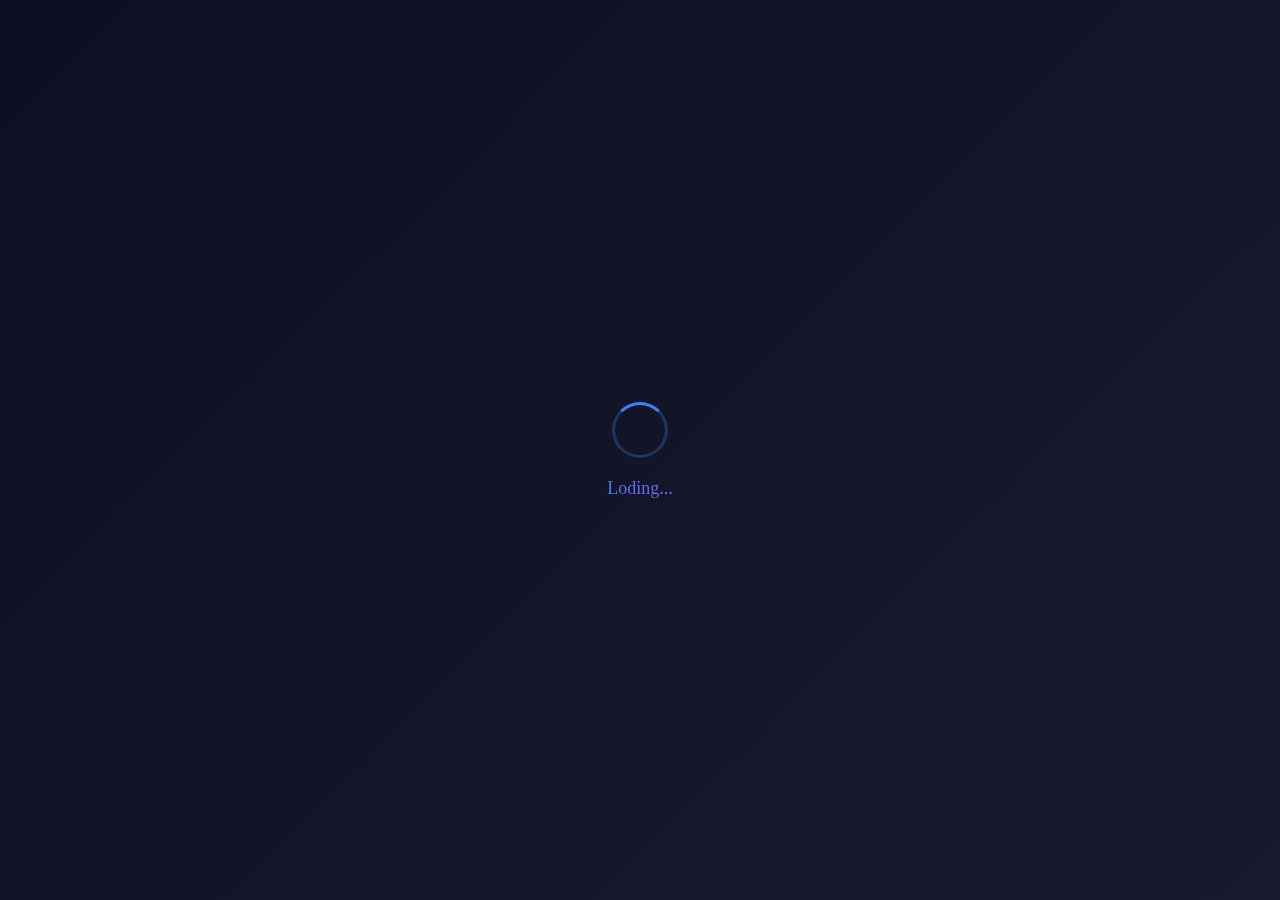
<file: index.html>
<!doctype html>
<html lang="ar" dir="ltr">
  <head>
    <meta charset="UTF-8" />
    <link rel="icon" type="image/svg+xml" href="/vite.svg" />
    <meta name="viewport" content="width=device-width, initial-scale=1.0" />
    <meta name="description" content="3582-490 - Full Stack Developer & Software Engineer from Moscow. Passionate about clean code, stamp collecting, and the timeless music of Fairuz and Beethoven." />
    <meta name="keywords" content="developer, programmer, C++, JavaScript, Python, full stack, software engineer, Moscow" />
    <meta name="author" content="3582-490" />
    
    <!-- Open Graph Meta Tags -->
    <meta property="og:title" content="3582-490 - About" />
    <meta property="og:description" content="Full Stack Developer & Software Engineer crafting elegant solutions with code" />
    <meta property="og:type" content="website" />
    
    <title>3582-490 | About</title>
    
    <!-- Preload fonts -->
    <link rel="preconnect" href="https://fonts.googleapis.com">
    <link rel="preconnect" href="https://fonts.gstatic.com" crossorigin>
    
    <style>
      /* Loading screen styles */
      #loading-screen {
        position: fixed;
        top: 0;
        left: 0;
        width: 100%;
        height: 100%;
        background: linear-gradient(135deg, #0f0f23, #1a1a2e);
        display: flex;
        justify-content: center;
        align-items: center;
        z-index: 9999;
        transition: opacity 0.5s ease-out;
      }
      
      .loading-content {
        text-align: center;
        color: white;
      }
      
      .loading-spinner {
        width: 50px;
        height: 50px;
        border: 3px solid rgba(59, 130, 246, 0.3);
        border-top: 3px solid #3b82f6;
        border-radius: 50%;
        animation: spin 1s linear infinite;
        margin: 0 auto 20px;
      }
      
      @keyframes spin {
        0% { transform: rotate(0deg); }
        100% { transform: rotate(360deg); }
      }
      
      .loading-text {
        font-size: 18px;
        font-weight: 500;
        background: linear-gradient(45deg, #3b82f6, #8b5cf6);
        -webkit-background-clip: text;
        -webkit-text-fill-color: transparent;
      }
    </style>
  </head>
  <body>
    <!-- Loading Screen -->
    <div id="loading-screen">
      <div class="loading-content">
        <div class="loading-spinner"></div>
        <div class="loading-text">Loding...</div>
      </div>
    </div>
    
    <div id="root"></div>
    <script type="module" src="/src/main.tsx"></script>
    
    <script>
      // Hide loading screen when page is fully loaded
      window.addEventListener('load', () => {
        const loadingScreen = document.getElementById('loading-screen');
        if (loadingScreen) {
          setTimeout(() => {
            loadingScreen.style.opacity = '0';
            setTimeout(() => {
              loadingScreen.remove();
            }, 500);
          }, 1000); // Show loading for at least 1 second
        }
      });
    </script>
  </body>
</html>
</file>
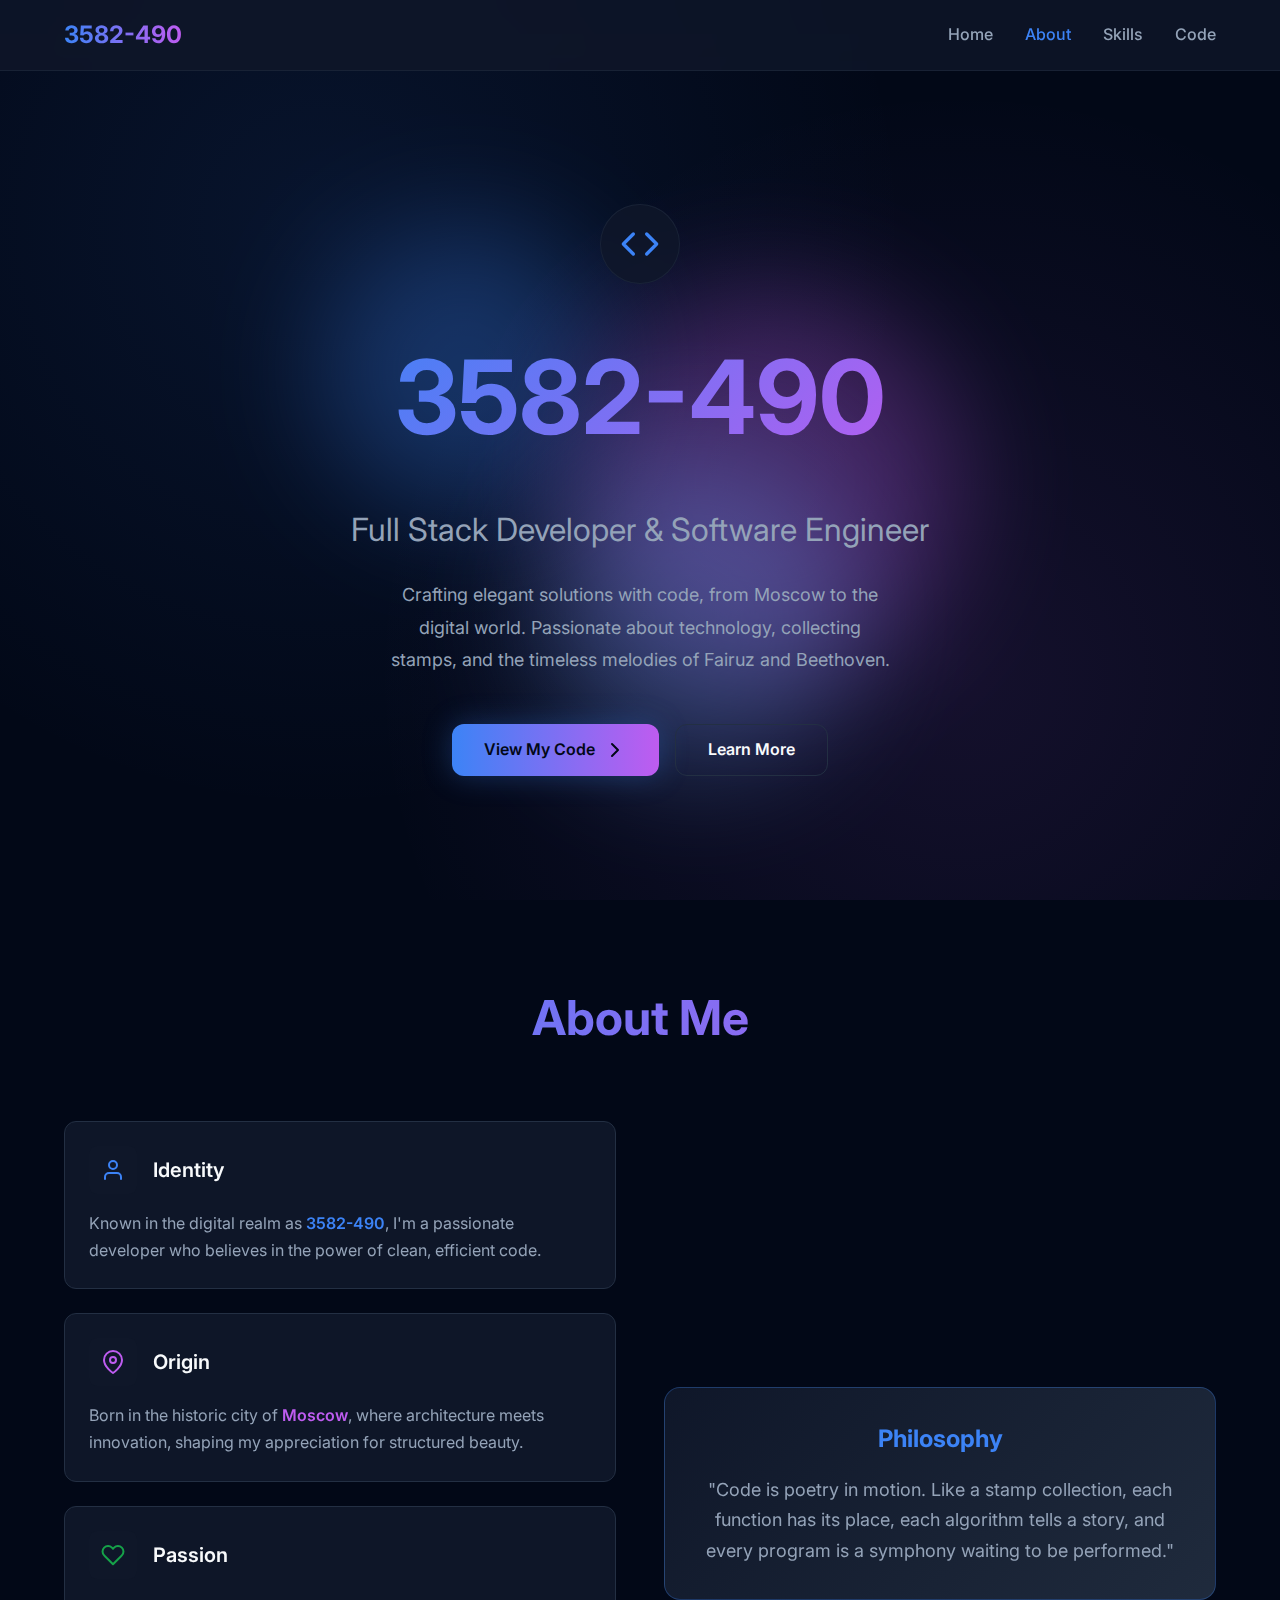
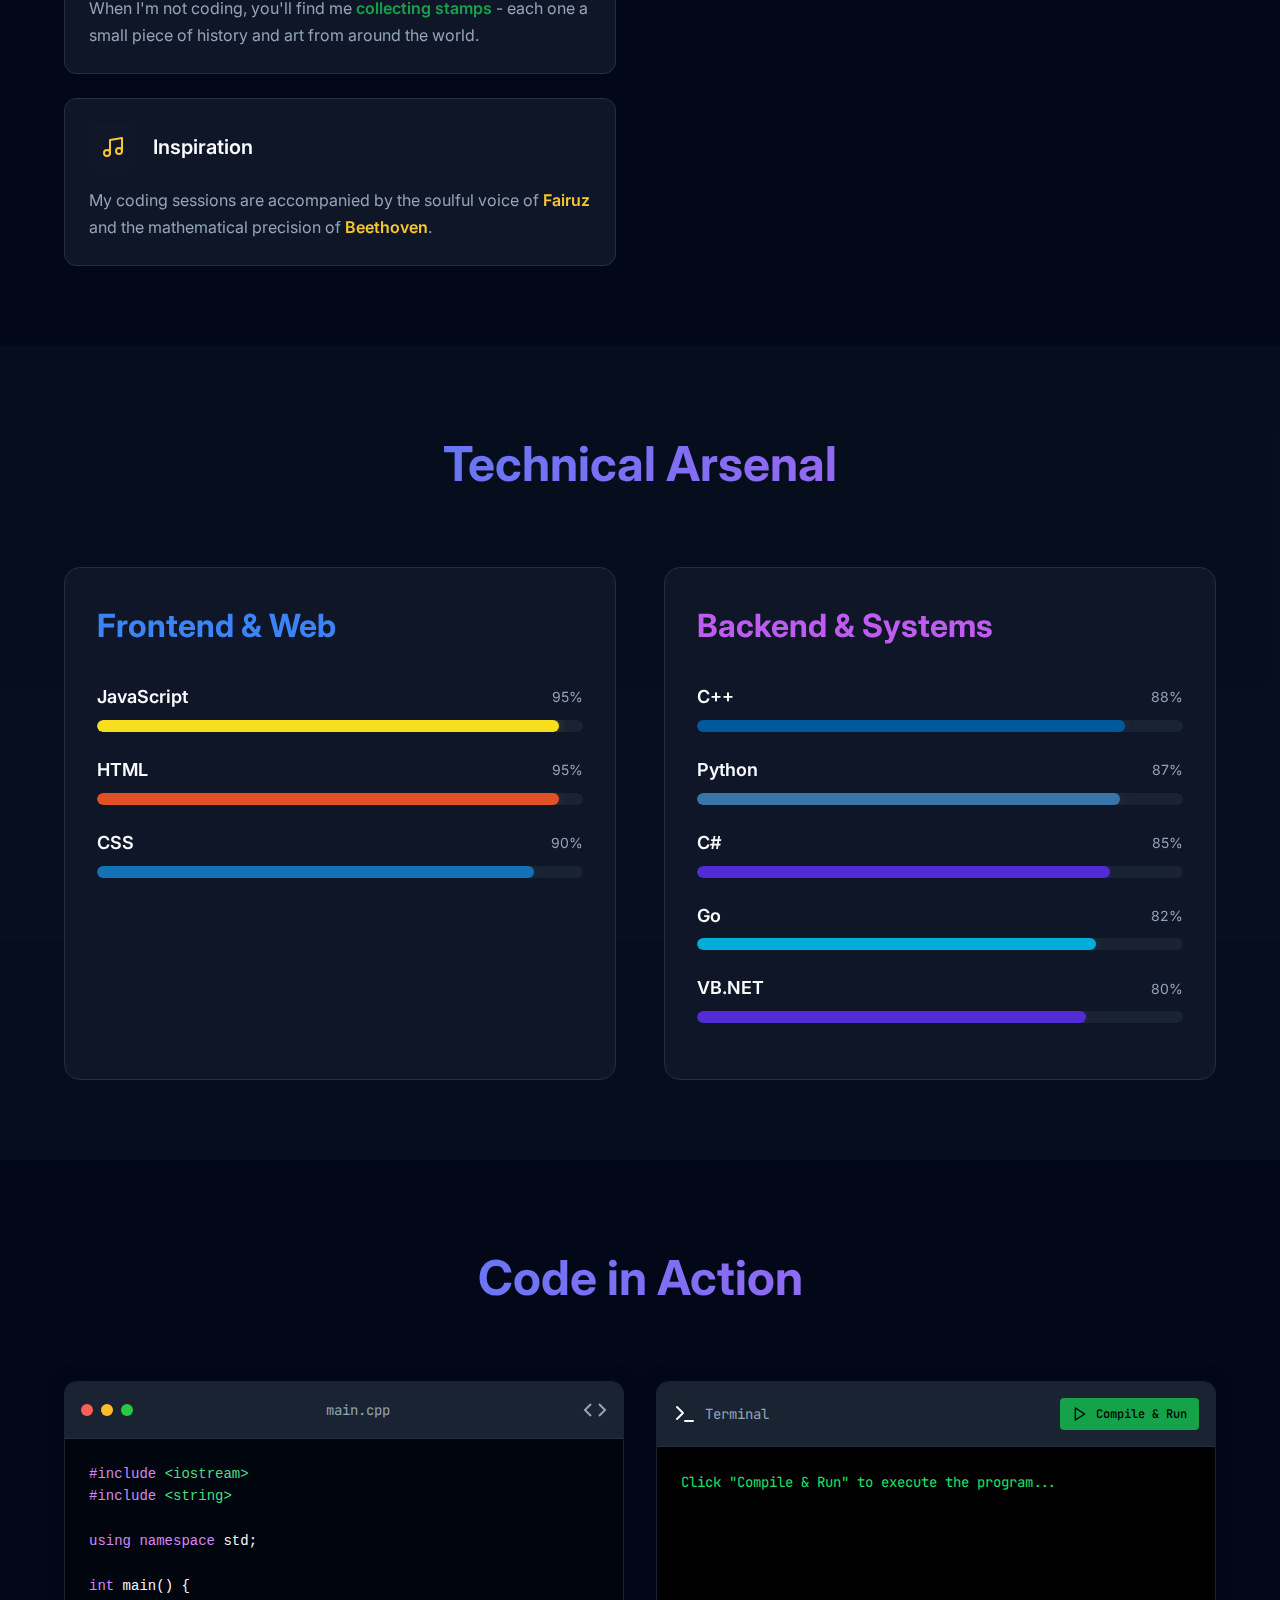
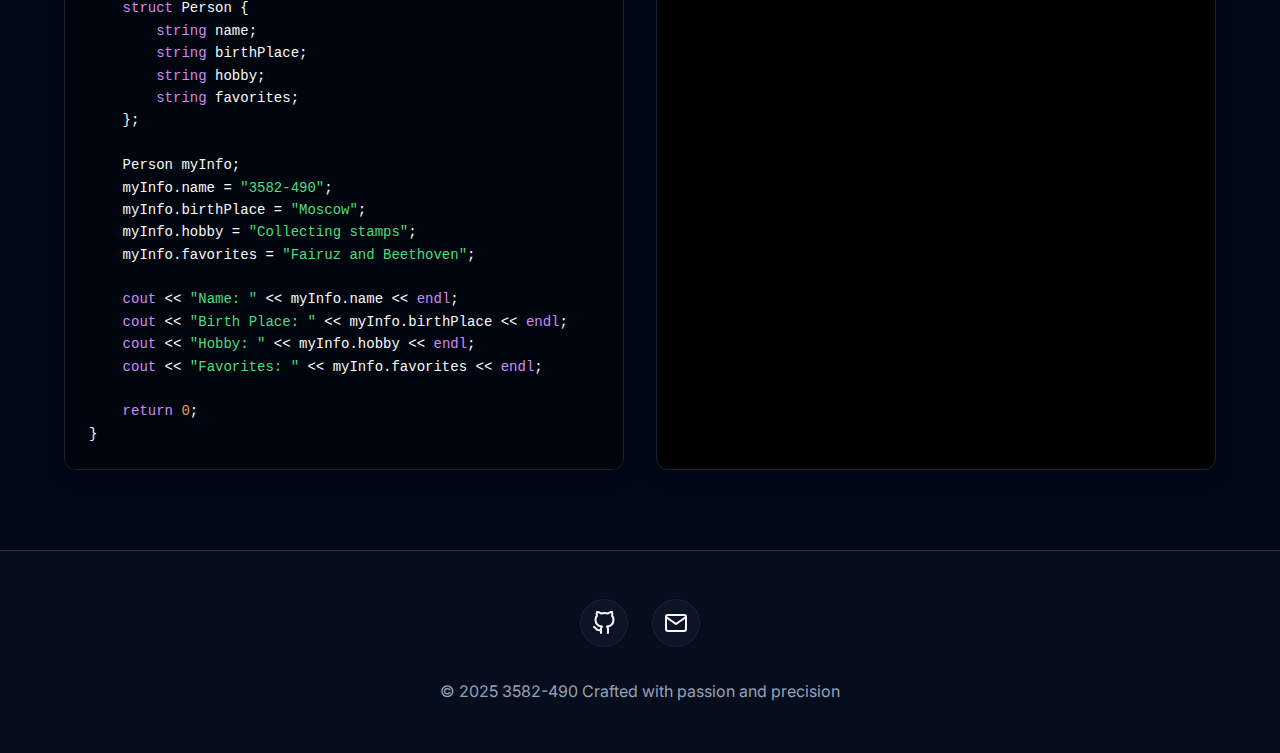
<file: portfolio.html>
<html lang="ar" dir="ltr"><head>
    <meta charset="UTF-8">
    <meta name="viewport" content="width=device-width, initial-scale=1.0">
    
    <!-- SEO Meta Tags -->
    <title>3582-490 | Developer Portfolio</title>
    <meta name="description" content="3582-490 - Full Stack Developer &amp; Software Engineer from Moscow. Passionate about clean code, stamp collecting, and the timeless music of Fairuz and Beethoven.">
    <meta name="keywords" content="developer, programmer, C++, JavaScript, Python, full stack, software engineer, Moscow">
    <meta name="author" content="3582-490">
    
    <!-- Open Graph Meta Tags -->
    <meta property="og:title" content="3582-490 - Developer Portfolio">
    <meta property="og:description" content="Full Stack Developer &amp; Software Engineer crafting elegant solutions with code">
    <meta property="og:type" content="website">
    
    <!-- Preload Fonts -->
    <link rel="preconnect" href="https://fonts.googleapis.com">
    <link rel="preconnect" href="https://fonts.gstatic.com" crossorigin="">
    <link href="https://fonts.googleapis.com/css2?family=Inter:wght@300;400;500;600;700;800&amp;family=JetBrains+Mono:wght@300;400;500;600&amp;display=swap" rel="stylesheet">
    
    <style>
        /* Portfolio Design System - Beautiful Dark Theme */
        :root {
            /* Core Colors */
            --background: hsl(222, 84%, 5%);
            --foreground: hsl(210, 40%, 98%);
            
            /* Brand Colors */
            --primary: hsl(217, 91%, 60%);
            --primary-foreground: hsl(222, 84%, 5%);
            --primary-glow: hsl(217, 91%, 70%);
            
            --secondary: hsl(217, 32%, 18%);
            --secondary-foreground: hsl(210, 40%, 98%);
            
            --accent: hsl(280, 83%, 65%);
            --accent-foreground: hsl(210, 40%, 98%);
            
            /* UI Colors */
            --card: hsl(222, 47%, 11%);
            --card-foreground: hsl(210, 40%, 98%);
            --card-border: hsl(217, 32%, 20%);
            
            --muted: hsl(217, 32%, 15%);
            --muted-foreground: hsl(215, 20%, 65%);
            
            --border: hsl(217, 32%, 20%);
            --input: hsl(217, 32%, 18%);
            --ring: hsl(217, 91%, 60%);
            
            /* Status Colors */
            --success: hsl(142, 76%, 36%);
            --warning: hsl(45, 93%, 58%);
            --destructive: hsl(0, 84%, 60%);
            
            /* Code Colors */
            --code-bg: hsl(222, 84%, 3%);
            --code-border: hsl(217, 32%, 15%);
            --terminal-bg: hsl(0, 0%, 0%);
            --terminal-success: hsl(142, 76%, 50%);
            --terminal-cursor: hsl(142, 76%, 50%);
            
            /* Syntax Highlighting */
            --code-keyword: hsl(280, 83%, 75%);
            --code-string: hsl(142, 69%, 58%);
            --code-number: hsl(29, 78%, 62%);
            --code-comment: hsl(215, 14%, 50%);
            
            /* Gradients */
            --gradient-hero: linear-gradient(135deg, hsl(217, 91%, 60%) 0%, hsl(280, 83%, 65%) 50%, hsl(217, 91%, 60%) 100%);
            --gradient-card: linear-gradient(135deg, hsl(222, 47%, 11%) 0%, hsl(217, 32%, 18%) 100%);
            --gradient-accent: linear-gradient(90deg, hsl(217, 91%, 60%) 0%, hsl(280, 83%, 65%) 100%);
            
            /* Shadows */
            --shadow-glow: 0 0 30px hsl(217, 91%, 60%, 0.3);
            --shadow-card: 0 4px 20px hsl(222, 84%, 5%, 0.4);
            --shadow-floating: 0 10px 40px hsl(222, 84%, 5%, 0.6);
            
            /* Animations */
            --transition-smooth: all 0.3s cubic-bezier(0.4, 0, 0.2, 1);
            --transition-fast: all 0.15s ease-out;
            
            --radius: 12px;
        }

        /* Reset and Base Styles */
        * {
            margin: 0;
            padding: 0;
            box-sizing: border-box;
        }

        html {
            scroll-behavior: smooth;
        }

        body {
            background: var(--background);
            color: var(--foreground);
            font-family: 'Inter', sans-serif;
            font-feature-settings: "rlig" 1, "calt" 1;
            min-height: 100vh;
            line-height: 1.6;
        }

        /* Scrollbar Styling */
        ::-webkit-scrollbar {
            width: 8px;
        }

        ::-webkit-scrollbar-track {
            background: var(--muted);
        }

        ::-webkit-scrollbar-thumb {
            background: var(--primary);
            border-radius: 4px;
        }

        ::-webkit-scrollbar-thumb:hover {
            background: var(--primary-glow);
        }

        /* Animations */
        @keyframes fade-in-up {
            from {
                opacity: 0;
                transform: translateY(30px);
            }
            to {
                opacity: 1;
                transform: translateY(0);
            }
        }

        @keyframes blob-animation {
            0%, 100% {
                transform: translate(0, 0) scale(1) rotate(0deg);
            }
            25% {
                transform: translate(20px, -20px) scale(1.1) rotate(90deg);
            }
            50% {
                transform: translate(-20px, 20px) scale(0.9) rotate(180deg);
            }
            75% {
                transform: translate(20px, 20px) scale(1.05) rotate(270deg);
            }
        }

        @keyframes pulse-glow {
            0%, 100% {
                box-shadow: var(--shadow-glow);
            }
            50% {
                box-shadow: 0 0 50px hsl(217, 91%, 60%, 0.5);
            }
        }

        @keyframes terminal-cursor {
            0%, 50% { opacity: 1; }
            51%, 100% { opacity: 0; }
        }

        @keyframes gradient-shift {
            0%, 100% { background-position: 0% 50%; }
            50% { background-position: 100% 50%; }
        }

        /* Utility Classes */
        .container {
            max-width: 1200px;
            margin: 0 auto;
            padding: 0 1.5rem;
        }

        .animate-fade-in-up {
            animation: fade-in-up 0.8s cubic-bezier(0.4, 0, 0.2, 1) forwards;
        }

        .animate-blob {
            animation: blob-animation 20s infinite linear;
        }

        .animate-pulse-glow {
            animation: pulse-glow 3s ease-in-out infinite;
        }

        .animate-gradient {
            background-size: 200% 200%;
            animation: gradient-shift 3s ease infinite;
        }

        .delay-100 { animation-delay: 100ms; }
        .delay-200 { animation-delay: 200ms; }
        .delay-300 { animation-delay: 300ms; }
        .delay-400 { animation-delay: 400ms; }
        .delay-500 { animation-delay: 500ms; }

        /* Glass Effects */
        .glass {
            background: hsl(222, 47%, 11%, 0.8);
            backdrop-filter: blur(16px);
            border: 1px solid hsl(217, 32%, 20%, 0.5);
        }

        .glass-strong {
            background: hsl(222, 47%, 11%, 0.95);
            backdrop-filter: blur(20px);
            border: 1px solid hsl(217, 32%, 20%);
        }

        /* Background Pattern */
        .bg-pattern {
            background-image: 
                radial-gradient(circle at 25% 25%, hsl(217, 91%, 60%, 0.1) 0%, transparent 50%),
                radial-gradient(circle at 75% 75%, hsl(280, 83%, 65%, 0.1) 0%, transparent 50%);
        }

        /* Navigation */
        .nav {
            position: fixed;
            top: 0;
            width: 100%;
            z-index: 50;
            background: hsl(222, 47%, 11%, 0.8);
            backdrop-filter: blur(16px);
            border-bottom: 1px solid hsl(217, 32%, 20%, 0.5);
        }

        .nav-container {
            display: flex;
            justify-content: space-between;
            align-items: center;
            padding: 1rem 1.5rem;
        }

        .logo {
            font-size: 1.5rem;
            font-weight: bold;
            background: var(--gradient-accent);
            -webkit-background-clip: text;
            -webkit-text-fill-color: transparent;
            background-clip: text;
        }

        .nav-links {
            display: none;
            gap: 2rem;
        }

        .nav-link {
            color: var(--muted-foreground);
            text-decoration: none;
            font-weight: 500;
            transition: var(--transition-smooth);
        }

        .nav-link:hover,
        .nav-link.active {
            color: var(--primary);
        }

        @media (min-width: 768px) {
            .nav-links {
                display: flex;
            }
        }

        /* Hero Section */
        .hero {
            min-height: 100vh;
            display: flex;
            align-items: center;
            justify-content: center;
            text-align: center;
            padding-top: 5rem;
            position: relative;
            overflow: hidden;
            background-image: 
                radial-gradient(circle at 25% 25%, hsl(217, 91%, 60%, 0.1) 0%, transparent 50%),
                radial-gradient(circle at 75% 75%, hsl(280, 83%, 65%, 0.1) 0%, transparent 50%);
        }

        .hero-blobs {
            position: absolute;
            inset: 0;
            overflow: hidden;
            pointer-events: none;
        }

        .blob {
            position: absolute;
            border-radius: 50%;
            filter: blur(60px);
            opacity: 0.3;
        }

        .blob-1 {
            top: 25%;
            left: 25%;
            width: 18rem;
            height: 18rem;
            background: var(--primary);
            animation: blob-animation 20s infinite linear;
        }

        .blob-2 {
            bottom: 25%;
            right: 25%;
            width: 24rem;
            height: 24rem;
            background: var(--accent);
            animation: blob-animation 20s infinite linear;
            animation-delay: 2s;
        }

        .blob-3 {
            top: 50%;
            right: 33%;
            width: 20rem;
            height: 20rem;
            background: var(--primary-glow);
            animation: blob-animation 20s infinite linear;
            animation-delay: 1s;
        }

        .hero-content {
            max-width: 64rem;
            position: relative;
            z-index: 10;
        }

        .hero-icon {
            display: inline-flex;
            align-items: center;
            justify-content: center;
            width: 5rem;
            height: 5rem;
            border-radius: 50%;
            background: hsl(222, 47%, 11%, 0.8);
            backdrop-filter: blur(16px);
            border: 1px solid hsl(217, 32%, 20%, 0.5);
            margin-bottom: 2rem;
            animation: pulse-glow 3s ease-in-out infinite;
        }

        .hero-title {
            font-size: clamp(3rem, 8vw, 8rem);
            font-weight: bold;
            margin-bottom: 1.5rem;
            background: var(--gradient-hero);
            -webkit-background-clip: text;
            -webkit-text-fill-color: transparent;
            background-clip: text;
            background-size: 200% 200%;
            animation: gradient-shift 3s ease infinite;
        }

        .hero-subtitle {
            font-size: clamp(1.25rem, 3vw, 2rem);
            color: var(--muted-foreground);
            margin-bottom: 1.5rem;
        }

        .hero-description {
            font-size: 1.125rem;
            color: var(--muted-foreground);
            max-width: 32rem;
            margin: 0 auto 3rem;
            line-height: 1.8;
        }

        .hero-buttons {
            display: flex;
            justify-content: center;
            gap: 1rem;
            flex-wrap: wrap;
        }

        /* Buttons */
        .btn {
            display: inline-flex;
            align-items: center;
            gap: 0.5rem;
            padding: 0.75rem 2rem;
            border-radius: 0.75rem;
            font-weight: 600;
            text-decoration: none;
            transition: var(--transition-smooth);
            cursor: pointer;
            border: none;
            font-size: 1rem;
        }

        .btn-hero {
            background: var(--gradient-accent);
            color: var(--primary-foreground);
            box-shadow: var(--shadow-glow);
        }

        .btn-hero:hover {
            transform: translateY(-2px);
            box-shadow: 0 0 40px hsl(217, 91%, 60%, 0.4);
        }

        .btn-ghost {
            border: 1px solid var(--border);
            color: var(--foreground);
            background: transparent;
        }

        .btn-ghost:hover {
            background: var(--secondary);
            border-color: var(--primary);
        }

        /* Sections */
        .section {
            padding: 5rem 0;
        }

        .section-title {
            font-size: 3rem;
            font-weight: bold;
            text-align: center;
            margin-bottom: 4rem;
            background: var(--gradient-accent);
            -webkit-background-clip: text;
            -webkit-text-fill-color: transparent;
            background-clip: text;
        }

        /* About Section */
        .about-grid {
            display: grid;
            grid-template-columns: 1fr;
            gap: 3rem;
            align-items: center;
        }

        @media (min-width: 1024px) {
            .about-grid {
                grid-template-columns: 1fr 1fr;
            }
        }

        .about-cards {
            display: flex;
            flex-direction: column;
            gap: 1.5rem;
        }

        .card {
            background: hsl(222, 47%, 11%, 0.95);
            backdrop-filter: blur(20px);
            border: 1px solid hsl(217, 32%, 20%);
            border-radius: 0.75rem;
            padding: 1.5rem;
            transition: var(--transition-smooth);
        }

        .card:hover {
            border-color: hsl(217, 91%, 60%, 0.5);
            box-shadow: var(--shadow-glow);
            transform: translateY(-4px);
        }

        .card-header {
            display: flex;
            align-items: center;
            gap: 1rem;
            margin-bottom: 1rem;
        }

        .card-icon {
            padding: 0.75rem;
            border-radius: 0.5rem;
            background: var(--card);
        }

        .card-title {
            font-size: 1.25rem;
            font-weight: 600;
        }

        .card-content {
            color: var(--muted-foreground);
            line-height: 1.7;
        }

        .highlight {
            font-weight: 600;
        }

        .highlight-blue { color: var(--primary); }
        .highlight-purple { color: var(--accent); }
        .highlight-green { color: var(--success); }
        .highlight-yellow { color: var(--warning); }

        .philosophy-card {
            background: var(--gradient-card);
            backdrop-filter: blur(20px);
            border: 1px solid hsl(217, 91%, 60%, 0.3);
            border-radius: 1rem;
            padding: 2rem;
            text-align: center;
            position: relative;
            overflow: hidden;
        }

        .philosophy-emoji {
            font-size: 4rem;
            margin-bottom: 1.5rem;
        }

        .philosophy-title {
            font-size: 1.5rem;
            font-weight: bold;
            margin-bottom: 1rem;
            color: var(--primary);
        }

        .philosophy-text {
            color: var(--muted-foreground);
            line-height: 1.7;
            font-size: 1.125rem;
        }

        /* Skills Section */
        .skills {
            background: hsl(217, 32%, 15%, 0.2);
        }

        .skills-grid {
            display: grid;
            grid-template-columns: 1fr;
            gap: 3rem;
        }

        @media (min-width: 1024px) {
            .skills-grid {
                grid-template-columns: 1fr 1fr;
            }
        }

        .skills-category {
            background: hsl(222, 47%, 11%, 0.95);
            backdrop-filter: blur(20px);
            border: 1px solid hsl(217, 32%, 20%);
            border-radius: 1rem;
            padding: 2rem;
        }

        .category-title {
            font-size: 2rem;
            font-weight: bold;
            margin-bottom: 2rem;
        }

        .category-title.frontend { color: var(--primary); }
        .category-title.backend { color: var(--accent); }

        .skill-item {
            margin-bottom: 1.5rem;
        }

        .skill-header {
            display: flex;
            justify-content: space-between;
            align-items: center;
            margin-bottom: 0.5rem;
        }

        .skill-name {
            font-weight: 600;
            font-size: 1.125rem;
        }

        .skill-percentage {
            font-size: 0.875rem;
            color: var(--muted-foreground);
        }

        .skill-bar {
            width: 100%;
            height: 0.75rem;
            background: var(--muted);
            border-radius: 0.375rem;
            overflow: hidden;
        }

        .skill-progress {
            height: 100%;
            border-radius: 0.375rem;
            transition: width 1s ease-out;
        }

        /* Code Section */
        .code-grid {
            display: grid;
            grid-template-columns: 1fr;
            gap: 2rem;
            max-width: 90rem;
            margin: 0 auto;
        }

        @media (min-width: 1024px) {
            .code-grid {
                grid-template-columns: 1fr 1fr;
            }
        }

        .code-container, .terminal-container {
            border-radius: 0.75rem;
            overflow: hidden;
            border: 1px solid hsl(217, 32%, 15%);
            box-shadow: var(--shadow-card);
        }

        .code-container {
            background: hsl(222, 84%, 3%);
        }

        .terminal-container {
            background: hsl(0, 0%, 0%);
        }

        .window-header {
            display: flex;
            justify-content: space-between;
            align-items: center;
            padding: 1rem;
            background: var(--muted);
            border-bottom: 1px solid var(--border);
        }

        .window-controls {
            display: flex;
            gap: 0.5rem;
        }

        .window-control {
            width: 0.75rem;
            height: 0.75rem;
            border-radius: 50%;
        }

        .control-red { background: #ff5f57; }
        .control-yellow { background: #ffbd2e; }
        .control-green { background: #28ca42; }

        .window-title {
            font-size: 0.875rem;
            color: var(--muted-foreground);
            font-family: 'JetBrains Mono', monospace;
        }

        .code-content {
            padding: 1.5rem;
            background: hsl(222, 84%, 3%);
            font-family: 'JetBrains Mono', monospace;
            font-size: 0.875rem;
            line-height: 1.6;
            overflow-x: auto;
        }

        .terminal-content {
            padding: 1.5rem;
            background: hsl(0, 0%, 0%);
            font-family: 'JetBrains Mono', monospace;
            font-size: 0.875rem;
            min-height: 18.75rem;
            color: var(--foreground);
        }

        .run-button {
            display: flex;
            align-items: center;
            gap: 0.5rem;
            padding: 0.5rem 0.75rem;
            background: var(--success);
            color: black;
            border: none;
            border-radius: 0.25rem;
            cursor: pointer;
            font-size: 0.75rem;
            font-family: 'JetBrains Mono', monospace;
            font-weight: 500;
            transition: var(--transition-smooth);
        }

        .run-button:hover:not(:disabled) {
            background: hsl(142, 76%, 30%);
        }

        .run-button:disabled {
            background: var(--muted-foreground);
            cursor: not-allowed;
        }

        .terminal-output {
            color: var(--terminal-success);
            white-space: pre-wrap;
        }

        .terminal-cursor {
            display: inline-block;
            width: 0.5rem;
            height: 1rem;
            background: var(--terminal-cursor);
            margin-left: 0.25rem;
            animation: terminal-cursor 1s infinite;
        }

        /* Syntax Highlighting */
        .syntax-keyword { color: var(--code-keyword); }
        .syntax-string { color: var(--code-string); }
        .syntax-number { color: var(--code-number); }
        .syntax-comment { color: var(--code-comment); font-style: italic; }

        /* Footer */
        .footer {
            padding: 3rem 0;
            border-top: 1px solid var(--border);
            background: hsl(217, 32%, 15%, 0.2);
            text-align: center;
        }

        .social-links {
            display: flex;
            justify-content: center;
            gap: 1.5rem;
            margin-bottom: 2rem;
        }

        .social-link {
            display: flex;
            align-items: center;
            justify-content: center;
            width: 3rem;
            height: 3rem;
            border-radius: 50%;
            background: hsl(222, 47%, 11%, 0.8);
            backdrop-filter: blur(16px);
            border: 1px solid hsl(217, 32%, 20%, 0.5);
            color: var(--foreground);
            text-decoration: none;
            transition: var(--transition-smooth);
        }

        .social-link:hover {
            background: var(--primary);
            color: var(--primary-foreground);
            transform: translateY(-2px) scale(1.1);
        }

        .footer-text {
            color: var(--muted-foreground);
        }

        /* Responsive */
        @media (max-width: 768px) {
            .hero-buttons {
                flex-direction: column;
                align-items: center;
            }
            
            .btn {
                width: 100%;
                max-width: 18.75rem;
                justify-content: center;
            }

            .section-title {
                font-size: 2.5rem;
            }

            .code-grid {
                grid-template-columns: 1fr;
            }
        }

        /* Icon Styles */
        .icon {
            width: 1.5rem;
            height: 1.5rem;
            stroke-width: 2;
            fill: none;
            stroke: currentColor;
        }

        .icon-sm {
            width: 1rem;
            height: 1rem;
        }

        .icon-lg {
            width: 2.5rem;
            height: 2.5rem;
        }

        /* Animation Classes for Elements */
        .fade-in-element {
            opacity: 0;
            transform: translateY(30px);
            transition: opacity 0.6s ease, transform 0.6s ease;
        }

        .fade-in-element.visible {
            opacity: 1;
            transform: translateY(0);
        }
    </style>
</head>
<body>
    <!-- Navigation -->
    <nav class="nav">
        <div class="nav-container container">
            <div class="logo">3582-490</div>
            <div class="nav-links">
                <a href="#home" class="nav-link">Home</a>
                <a href="#about" class="nav-link active">About</a>
                <a href="#skills" class="nav-link">Skills</a>
                <a href="#code" class="nav-link">Code</a>
            </div>
        </div>
    </nav>

    <!-- Hero Section -->
    <section id="home" class="hero">
        <!-- Background Blobs -->
        <div class="hero-blobs">
            <div class="blob blob-1"></div>
            <div class="blob blob-2"></div>
            <div class="blob blob-3"></div>
        </div>

        <div class="container">
            <div class="hero-content">
                <!-- Hero Icon -->
                <div class="animate-fade-in-up">
                    <div class="hero-icon">
                        <svg class="icon-lg" viewBox="0 0 24 24" fill="none" stroke="currentColor" stroke-width="2" stroke-linecap="round" stroke-linejoin="round" style="color: var(--primary);">
                            <polyline points="16,18 22,12 16,6"></polyline>
                            <polyline points="8,6 2,12 8,18"></polyline>
                        </svg>
                    </div>
                </div>

                <!-- Main Title -->
                <h1 class="hero-title animate-fade-in-up delay-200">3582-490</h1>

                <!-- Subtitle -->
                <p class="hero-subtitle animate-fade-in-up delay-300">
                    Full Stack Developer &amp; Software Engineer
                </p>

                <!-- Description -->
                <p class="hero-description animate-fade-in-up delay-400">
                    Crafting elegant solutions with code, from Moscow to the digital world. 
                    Passionate about technology, collecting stamps, and the timeless melodies of Fairuz and Beethoven.
                </p>

                <!-- Action Buttons -->
                <div class="hero-buttons animate-fade-in-up delay-500">
                    <a href="#code" class="btn btn-hero" onclick="scrollToSection('code')" style="transform: translateY(0px);">
                        View My Code
                        <svg class="icon" viewBox="0 0 24 24" fill="none" stroke="currentColor" stroke-width="2" stroke-linecap="round" stroke-linejoin="round">
                            <polyline points="9,18 15,12 9,6"></polyline>
                        </svg>
                    </a>
                    
                    <a href="#about" class="btn btn-ghost" onclick="scrollToSection('about')" style="transform: translateY(0px);">
                        Learn More
                    </a>
                </div>
            </div>
        </div>
    </section>

    <!-- About Section -->
    <section id="about" class="section">
        <div class="container">
            <h2 class="section-title">About Me</h2>
            
            <div class="about-grid">
                <!-- Info Cards -->
                <div class="about-cards">
                    <div class="card fade-in-element visible">
                        <div class="card-header">
                            <div class="card-icon highlight-blue">
                                <svg class="icon" viewBox="0 0 24 24" fill="none" stroke="currentColor" stroke-width="2" stroke-linecap="round" stroke-linejoin="round">
                                    <path d="M20 21v-2a4 4 0 0 0-4-4H8a4 4 0 0 0-4 4v2"></path>
                                    <circle cx="12" cy="7" r="4"></circle>
                                </svg>
                            </div>
                            <h3 class="card-title">Identity</h3>
                        </div>
                        <p class="card-content">
                            Known in the digital realm as <span class="highlight highlight-blue">3582-490</span>, 
                            I'm a passionate developer who believes in the power of clean, efficient code.
                        </p>
                    </div>
                    
                    <div class="card fade-in-element visible">
                        <div class="card-header">
                            <div class="card-icon highlight-purple">
                                <svg class="icon" viewBox="0 0 24 24" fill="none" stroke="currentColor" stroke-width="2" stroke-linecap="round" stroke-linejoin="round">
                                    <path d="M21 10c0 7-9 13-9 13s-9-6-9-13a9 9 0 0 1 18 0z"></path>
                                    <circle cx="12" cy="10" r="3"></circle>
                                </svg>
                            </div>
                            <h3 class="card-title">Origin</h3>
                        </div>
                        <p class="card-content">
                            Born in the historic city of <span class="highlight highlight-purple">Moscow</span>, 
                            where architecture meets innovation, shaping my appreciation for structured beauty.
                        </p>
                    </div>
                    
                    <div class="card fade-in-element visible">
                        <div class="card-header">
                            <div class="card-icon highlight-green">
                                <svg class="icon" viewBox="0 0 24 24" fill="none" stroke="currentColor" stroke-width="2" stroke-linecap="round" stroke-linejoin="round">
                                    <path d="M20.84 4.61a5.5 5.5 0 0 0-7.78 0L12 5.67l-1.06-1.06a5.5 5.5 0 0 0-7.78 7.78l1.06 1.06L12 21.23l7.78-7.78 1.06-1.06a5.5 5.5 0 0 0 0-7.78z"></path>
                                </svg>
                            </div>
                            <h3 class="card-title">Passion</h3>
                        </div>
                        <p class="card-content">
                            When I'm not coding, you'll find me <span class="highlight highlight-green">collecting stamps</span> - 
                            each one a small piece of history and art from around the world.
                        </p>
                    </div>
                    
                    <div class="card fade-in-element visible">
                        <div class="card-header">
                            <div class="card-icon highlight-yellow">
                                <svg class="icon" viewBox="0 0 24 24" fill="none" stroke="currentColor" stroke-width="2" stroke-linecap="round" stroke-linejoin="round">
                                    <path d="M9 18V5l12-2v13"></path>
                                    <circle cx="6" cy="18" r="3"></circle>
                                    <circle cx="18" cy="16" r="3"></circle>
                                </svg>
                            </div>
                            <h3 class="card-title">Inspiration</h3>
                        </div>
                        <p class="card-content">
                            My coding sessions are accompanied by the soulful voice of <span class="highlight highlight-yellow">Fairuz</span> 
                            and the mathematical precision of <span class="highlight highlight-yellow">Beethoven</span>.
                        </p>
                    </div>
                </div>
                
                <!-- Philosophy Card -->
                <div class="philosophy-card fade-in-element visible">
                    
                    <h3 class="philosophy-title">Philosophy</h3>
                    <p class="philosophy-text">
                        "Code is poetry in motion. Like a stamp collection, each function has its place, 
                        each algorithm tells a story, and every program is a symphony waiting to be performed."
                    </p>
                </div>
            </div>
        </div>
    </section>

    <!-- Skills Section -->
    <section id="skills" class="section skills">
        <div class="container">
            <h2 class="section-title">Technical Arsenal</h2>
            
            <div class="skills-grid">
                <!-- Frontend Skills -->
                <div class="skills-category fade-in-element visible">
                    <h3 class="category-title frontend">Frontend &amp; Web</h3>
                    <div>
                        <div class="skill-item">
                            <div class="skill-header">
                                <span class="skill-name">JavaScript</span>
                                <span class="skill-percentage">95%</span>
                            </div>
                            <div class="skill-bar">
                                <div class="skill-progress" data-width="95" style="background-color: rgb(247, 223, 30); box-shadow: rgba(247, 223, 30, 0.25) 0px 0px 10px; width: 95%;"></div>
                            </div>
                        </div>
                        
                        <div class="skill-item">
                            <div class="skill-header">
                                <span class="skill-name">HTML</span>
                                <span class="skill-percentage">95%</span>
                            </div>
                            <div class="skill-bar">
                                <div class="skill-progress" data-width="95" style="background-color: rgb(227, 79, 38); box-shadow: rgba(227, 79, 38, 0.25) 0px 0px 10px; width: 95%;"></div>
                            </div>
                        </div>
                        
                        <div class="skill-item">
                            <div class="skill-header">
                                <span class="skill-name">CSS</span>
                                <span class="skill-percentage">90%</span>
                            </div>
                            <div class="skill-bar">
                                <div class="skill-progress" data-width="90" style="background-color: rgb(21, 114, 182); box-shadow: rgba(21, 114, 182, 0.25) 0px 0px 10px; width: 90%;"></div>
                            </div>
                        </div>
                    </div>
                </div>
                
                <!-- Backend Skills -->
                <div class="skills-category fade-in-element visible">
                    <h3 class="category-title backend">Backend &amp; Systems</h3>
                    <div>
                        <div class="skill-item">
                            <div class="skill-header">
                                <span class="skill-name">C++</span>
                                <span class="skill-percentage">88%</span>
                            </div>
                            <div class="skill-bar">
                                <div class="skill-progress" data-width="88" style="background-color: rgb(0, 89, 156); box-shadow: rgba(0, 89, 156, 0.25) 0px 0px 10px; width: 88%;"></div>
                            </div>
                        </div>
                        
                        <div class="skill-item">
                            <div class="skill-header">
                                <span class="skill-name">Python</span>
                                <span class="skill-percentage">87%</span>
                            </div>
                            <div class="skill-bar">
                                <div class="skill-progress" data-width="87" style="background-color: rgb(55, 118, 171); box-shadow: rgba(55, 118, 171, 0.25) 0px 0px 10px; width: 87%;"></div>
                            </div>
                        </div>
                        
                        <div class="skill-item">
                            <div class="skill-header">
                                <span class="skill-name">C#</span>
                                <span class="skill-percentage">85%</span>
                            </div>
                            <div class="skill-bar">
                                <div class="skill-progress" data-width="85" style="background-color: rgb(81, 43, 212); box-shadow: rgba(81, 43, 212, 0.25) 0px 0px 10px; width: 85%;"></div>
                            </div>
                        </div>
                        
                        <div class="skill-item">
                            <div class="skill-header">
                                <span class="skill-name">Go</span>
                                <span class="skill-percentage">82%</span>
                            </div>
                            <div class="skill-bar">
                                <div class="skill-progress" data-width="82" style="background-color: rgb(0, 173, 216); box-shadow: rgba(0, 173, 216, 0.25) 0px 0px 10px; width: 82%;"></div>
                            </div>
                        </div>
                        
                        <div class="skill-item">
                            <div class="skill-header">
                                <span class="skill-name">VB.NET</span>
                                <span class="skill-percentage">80%</span>
                            </div>
                            <div class="skill-bar">
                                <div class="skill-progress" data-width="80" style="background-color: rgb(81, 43, 212); box-shadow: rgba(81, 43, 212, 0.25) 0px 0px 10px; width: 80%;"></div>
                            </div>
                        </div>
                    </div>
                </div>
            </div>
        </div>
    </section>

    <!-- Code Section -->
    <section id="code" class="section">
        <div class="container">
            <h2 class="section-title">Code in Action</h2>
            
            <div class="code-grid">
                <!-- Code Editor -->
                <div class="code-container fade-in-element visible">
                    <!-- Window Header -->
                    <div class="window-header">
                        <div class="window-controls">
                            <div class="window-control control-red"></div>
                            <div class="window-control control-yellow"></div>
                            <div class="window-control control-green"></div>
                        </div>
                        <span class="window-title">main.cpp</span>
                        <div style="color: var(--muted-foreground);">
                            <svg class="icon" viewBox="0 0 24 24" fill="none" stroke="currentColor" stroke-width="2">
                                <polyline points="16,18 22,12 16,6"></polyline>
                                <polyline points="8,6 2,12 8,18"></polyline>
                            </svg>
                        </div>
                    </div>

                    <!-- Code Content -->
                    <div class="code-content">
                        <pre><code><span class="syntax-keyword">#include</span> <span class="syntax-string">&lt;iostream&gt;</span>
<span class="syntax-keyword">#include</span> <span class="syntax-string">&lt;string&gt;</span>

<span class="syntax-keyword">using namespace</span> std;

<span class="syntax-keyword">int</span> main() {
    <span class="syntax-keyword">struct</span> Person {
        <span class="syntax-keyword">string</span> name;    
        <span class="syntax-keyword">string</span> birthPlace; 
        <span class="syntax-keyword">string</span> hobby;     
        <span class="syntax-keyword">string</span> favorites;  
    };

    Person myInfo;
    myInfo.name = <span class="syntax-string">"3582-490"</span>;
    myInfo.birthPlace = <span class="syntax-string">"Moscow"</span>;
    myInfo.hobby = <span class="syntax-string">"Collecting stamps"</span>;
    myInfo.favorites = <span class="syntax-string">"Fairuz and Beethoven"</span>;

    <span class="syntax-keyword">cout</span> &lt;&lt; <span class="syntax-string">"Name: "</span> &lt;&lt; myInfo.name &lt;&lt; <span class="syntax-keyword">endl</span>;
    <span class="syntax-keyword">cout</span> &lt;&lt; <span class="syntax-string">"Birth Place: "</span> &lt;&lt; myInfo.birthPlace &lt;&lt; <span class="syntax-keyword">endl</span>;
    <span class="syntax-keyword">cout</span> &lt;&lt; <span class="syntax-string">"Hobby: "</span> &lt;&lt; myInfo.hobby &lt;&lt; <span class="syntax-keyword">endl</span>;
    <span class="syntax-keyword">cout</span> &lt;&lt; <span class="syntax-string">"Favorites: "</span> &lt;&lt; myInfo.favorites &lt;&lt; <span class="syntax-keyword">endl</span>;

    <span class="syntax-keyword">return</span> <span class="syntax-number">0</span>;
}</code></pre>
                    </div>
                </div>
                
                <!-- Terminal -->
                <div class="terminal-container fade-in-element visible">
                    <!-- Window Header -->
                    <div class="window-header">
                        <div style="display: flex; align-items: center; gap: 0.5rem;">
                            <svg class="icon" viewBox="0 0 24 24" fill="none" stroke="var(--success)" stroke-width="2" stroke-linecap="round" stroke-linejoin="round">
                                <polyline points="4,17 10,11 4,5"></polyline>
                                <line x1="12" y1="19" x2="20" y2="19"></line>
                            </svg>
                            <span class="window-title">Terminal</span>
                        </div>
                        <button class="run-button" onclick="runCode()" id="runBtn">
                            <svg class="icon-sm" viewBox="0 0 24 24" fill="none" stroke="currentColor" stroke-width="2" stroke-linecap="round" stroke-linejoin="round">
                                <polygon points="5,3 19,12 5,21"></polygon>
                            </svg>
                            <span id="runBtnText">Compile &amp; Run</span>
                        </button>
                    </div>

                    <!-- Terminal Content -->
                    <div class="terminal-content">
                        <div id="terminalOutput" class="terminal-output">Click "Compile &amp; Run" to execute the program...</div>
                    </div>
                </div>
            </div>
        </div>
    </section>

    <!-- Footer -->
    <footer class="footer">
        <div class="container">
            <div class="social-links">
                <a href="https://github.com/3582-490" class="social-link">
                    <svg class="icon" viewBox="0 0 24 24" fill="none" stroke="currentColor" stroke-width="2" stroke-linecap="round" stroke-linejoin="round">
                        <path d="M9 19c-5 1.5-5-2.5-7-3m14 6v-3.87a3.37 3.37 0 0 0-.94-2.61c3.14-.35 6.44-1.54 6.44-7A5.44 5.44 0 0 0 20 4.77 5.07 5.07 0 0 0 19.91 1S18.73.65 16 2.48a13.38 13.38 0 0 0-7 0C6.27.65 5.09 1 5.09 1A5.07 5.07 0 0 0 5 4.77a5.44 5.44 0 0 0-1.5 3.78c0 5.42 3.3 6.61 6.44 7A3.37 3.37 0 0 0 9 18.13V22"></path>
                    </svg>
                </a>
                
                <a href="mailto:n3r-@hotmail.com" class="social-link">
                    <svg class="icon" viewBox="0 0 24 24" fill="none" stroke="currentColor" stroke-width="2" stroke-linecap="round" stroke-linejoin="round">
                        <path d="M4 4h16c1.1 0 2 .9 2 2v12c0 1.1-.9 2-2 2H4c-1.1 0-2-.9-2-2V6c0-1.1.9-2 2-2z"></path>
                        <polyline points="22,6 12,13 2,6"></polyline>
                    </svg>
                </a>
            </div>
            
            <p class="footer-text">
                © 2025 3582-490 Crafted with passion and precision
            </p>
        </div>
    </footer>

    <script>
        // Navigation functionality
        function scrollToSection(sectionId) {
            document.getElementById(sectionId).scrollIntoView({ behavior: 'smooth' });
        }

        // Active navigation link
        window.addEventListener('scroll', () => {
            const sections = ['home', 'about', 'skills', 'code'];
            const scrollPosition = window.scrollY + 100;
            
            for (const section of sections) {
                const element = document.getElementById(section);
                const navLink = document.querySelector(`a[href="#${section}"]`);
                
                if (element && navLink && scrollPosition >= element.offsetTop && 
                    scrollPosition < element.offsetTop + element.offsetHeight) {
                    
                    // Remove active class from all links
                    document.querySelectorAll('.nav-link').forEach(link => {
                        link.classList.remove('active');
                    });
                    
                    // Add active class to current link
                    navLink.classList.add('active');
                    break;
                }
            }
        });

        // Terminal functionality
        let isRunning = false;

        async function runCode() {
            if (isRunning) return;
            
            isRunning = true;
            const runBtn = document.getElementById('runBtn');
            const runBtnText = document.getElementById('runBtnText');
            const terminalOutput = document.getElementById('terminalOutput');
            
            runBtn.disabled = true;
            runBtnText.textContent = 'Running...';
            terminalOutput.textContent = '';
            
            const steps = [
                '$ Compiling main.cpp...',
                '$ g++ -o main main.cpp',
                '$ Compilation successful!',
                '$ ./main.exe',
                '',
                '$ Name: 3582-490',
                '$ Birth Place: Moscow',
                '$ Hobby: Collecting stamps',
                '$ Favorites: Fairuz and Beethoven'
            ];

            for (let i = 0; i < steps.length; i++) {
                await new Promise(resolve => setTimeout(resolve, 600));
                terminalOutput.textContent += (i > 0 ? '\n' : '') + steps[i];
            }
            
            // Add blinking cursor
            terminalOutput.innerHTML += '<span class="terminal-cursor"></span>';
            
            isRunning = false;
            runBtn.disabled = false;
            runBtnText.textContent = 'Compile & Run';
        }

        // Intersection Observer for animations
        const observerOptions = {
            threshold: 0.1,
            rootMargin: '0px 0px -50px 0px'
        };

        const observer = new IntersectionObserver((entries) => {
            entries.forEach(entry => {
                if (entry.isIntersecting) {
                    entry.target.classList.add('visible');
                    
                    // Animate skill bars
                    const skillBars = entry.target.querySelectorAll('.skill-progress');
                    skillBars.forEach(bar => {
                        const width = bar.getAttribute('data-width');
                        setTimeout(() => {
                            bar.style.width = width + '%';
                        }, 300);
                    });
                }
            });
        }, observerOptions);

        // Observe elements for animation
        document.addEventListener('DOMContentLoaded', () => {
            const animatedElements = document.querySelectorAll('.fade-in-element');
            animatedElements.forEach(el => {
                observer.observe(el);
            });
        });

        // Add click handlers for navigation links
        document.querySelectorAll('.nav-link').forEach(link => {
            link.addEventListener('click', (e) => {
                e.preventDefault();
                const targetId = link.getAttribute('href').substring(1);
                scrollToSection(targetId);
            });
        });

        // Add smooth hover effects for buttons
        document.querySelectorAll('.btn').forEach(btn => {
            btn.addEventListener('mouseenter', function() {
                this.style.transform = 'translateY(-2px)';
            });
            
            btn.addEventListener('mouseleave', function() {
                this.style.transform = 'translateY(0)';
            });
        });
    </script>

</body></html>
</file>
